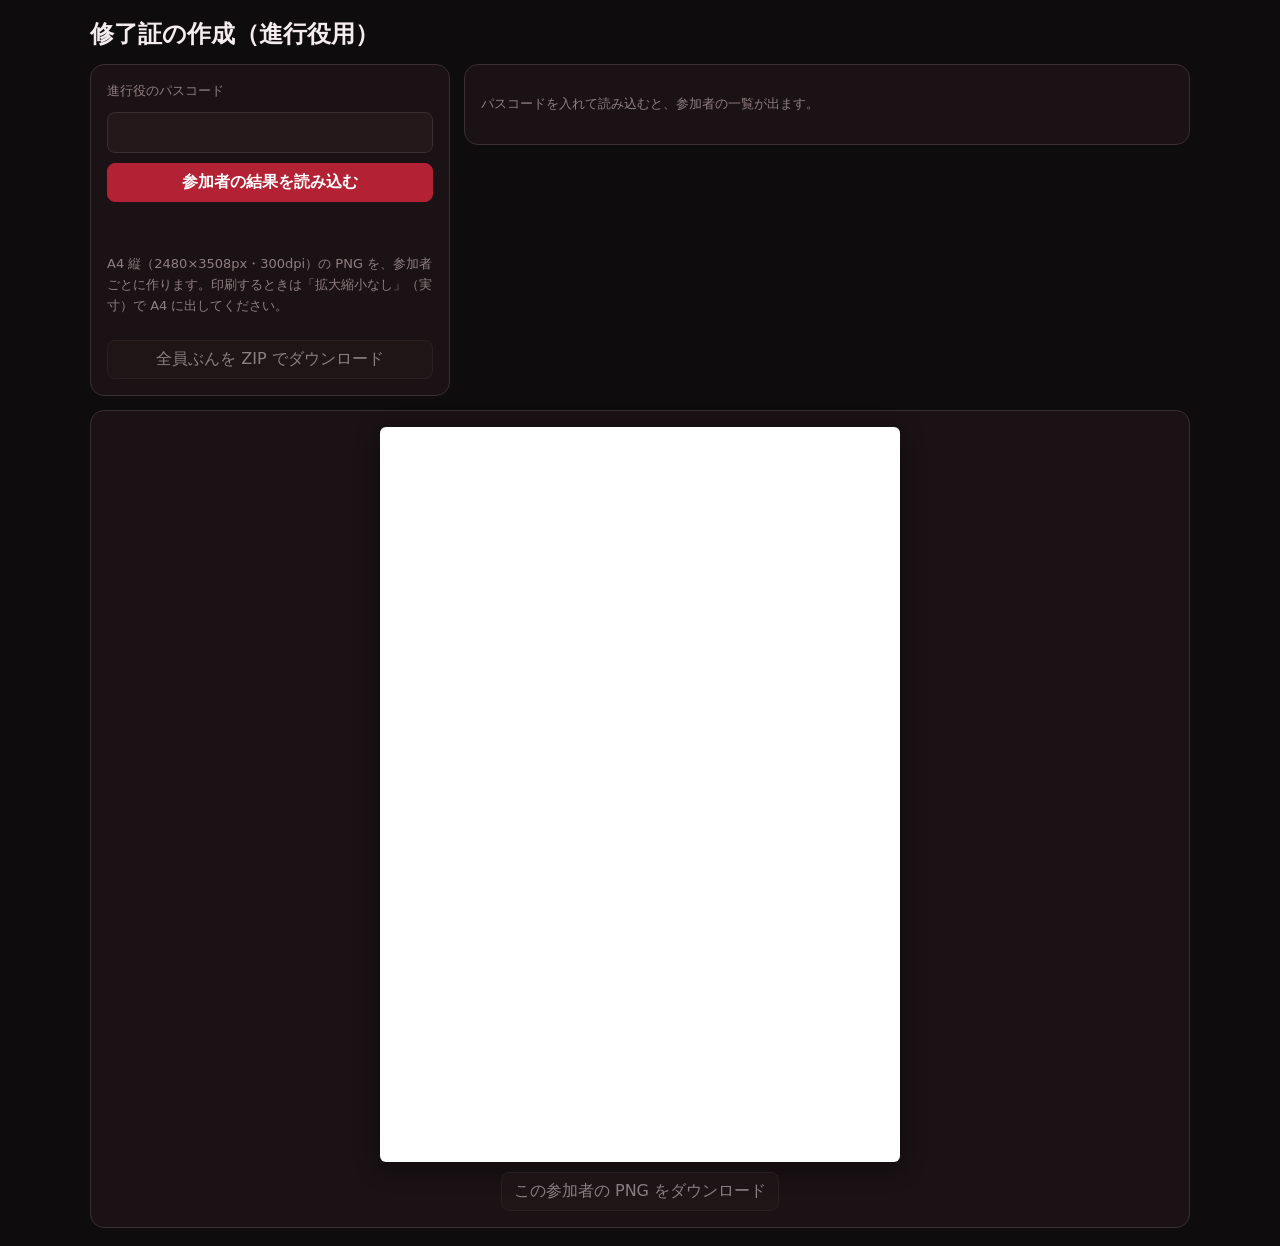
<file: certificate.html>
<!doctype html>
<html lang="ja">
<head>
<meta charset="utf-8">
<meta name="viewport" content="width=device-width, initial-scale=1">
<title>修了証の作成</title>
<link rel="stylesheet" href="css/style.css">
<style>
  body { padding: 18px; }
  .cert-wrap { max-width: 1100px; margin: 0 auto; display: grid; gap: 14px; grid-template-columns: minmax(0, 360px) minmax(0, 1fr); align-items: start; }
  @media (max-width: 760px) { .cert-wrap { grid-template-columns: 1fr; } }
  .cert-wrap h1 { font-family: var(--serif); font-weight: 600; font-size: 24px; margin: 0; grid-column: 1 / -1; }
  .cert-wrap .box { background: var(--surface); border: 1px solid var(--line); border-radius: 14px; padding: 16px; display: grid; gap: 10px; }
  .cert-wrap input { background: var(--surface-2); border: 1px solid var(--line); border-radius: 8px; padding: 10px; color: var(--ink); font: inherit; }
  .cert-wrap button { background: var(--surface-2); border: 1px solid var(--line); border-radius: 8px; padding: 8px 12px; color: var(--ink); font: inherit; cursor: pointer; }
  .cert-wrap button.primary { background: var(--wine); border-color: var(--wine); color: #fff; font-weight: 700; }
  .cert-wrap button:disabled { opacity: .5; cursor: default; }
  .plist { display: grid; gap: 6px; max-height: 60vh; overflow: auto; }
  .plist .row { display: grid; grid-template-columns: 2.2em 1fr auto; gap: 8px; align-items: center; padding: 6px 8px; border-radius: 8px; background: var(--surface-2); }
  .plist .row.sel { outline: 2px solid var(--wine); }
  .plist .row .nm { overflow: hidden; text-overflow: ellipsis; white-space: nowrap; }
  .plist .row button { padding: 4px 8px; font-size: 13px; }
  #prev { width: 100%; height: auto; background: #fff; border-radius: 6px; box-shadow: 0 6px 24px rgba(0,0,0,.4); }
  #msg { font-size: 14px; color: var(--ink-2); min-height: 1.4em; }
  .note { font-size: 13px; color: var(--muted); line-height: 1.6; }
</style>
</head>
<body>
<div class="cert-wrap">
  <h1>修了証の作成（進行役用）</h1>

  <div class="box">
    <label class="note" for="pc">進行役のパスコード</label>
    <input id="pc" type="password" autocomplete="off">
    <button class="primary" id="load">参加者の結果を読み込む</button>
    <div id="msg"></div>
    <p class="note">A4 縦（2480×3508px・300dpi）の PNG を、参加者ごとに作ります。印刷するときは「拡大縮小なし」（実寸）で A4 に出してください。</p>
    <button id="zip" disabled>全員ぶんを ZIP でダウンロード</button>
  </div>

  <div class="box">
    <div class="plist" id="plist"><p class="note">パスコードを入れて読み込むと、参加者の一覧が出ます。</p></div>
  </div>

  <div class="box" style="grid-column: 1 / -1; justify-items: center;">
    <canvas id="prev" width="2480" height="3508" style="max-width: 520px;"></canvas>
    <div style="display:flex; gap:8px;">
      <button id="one" disabled>この参加者の PNG をダウンロード</button>
    </div>
  </div>
</div>
<script src="js/config.js"></script>
<script src="js/content.js"></script>
<script src="js/api.js"></script>
<script src="js/cert.js"></script>
</body>
</html>
</file>
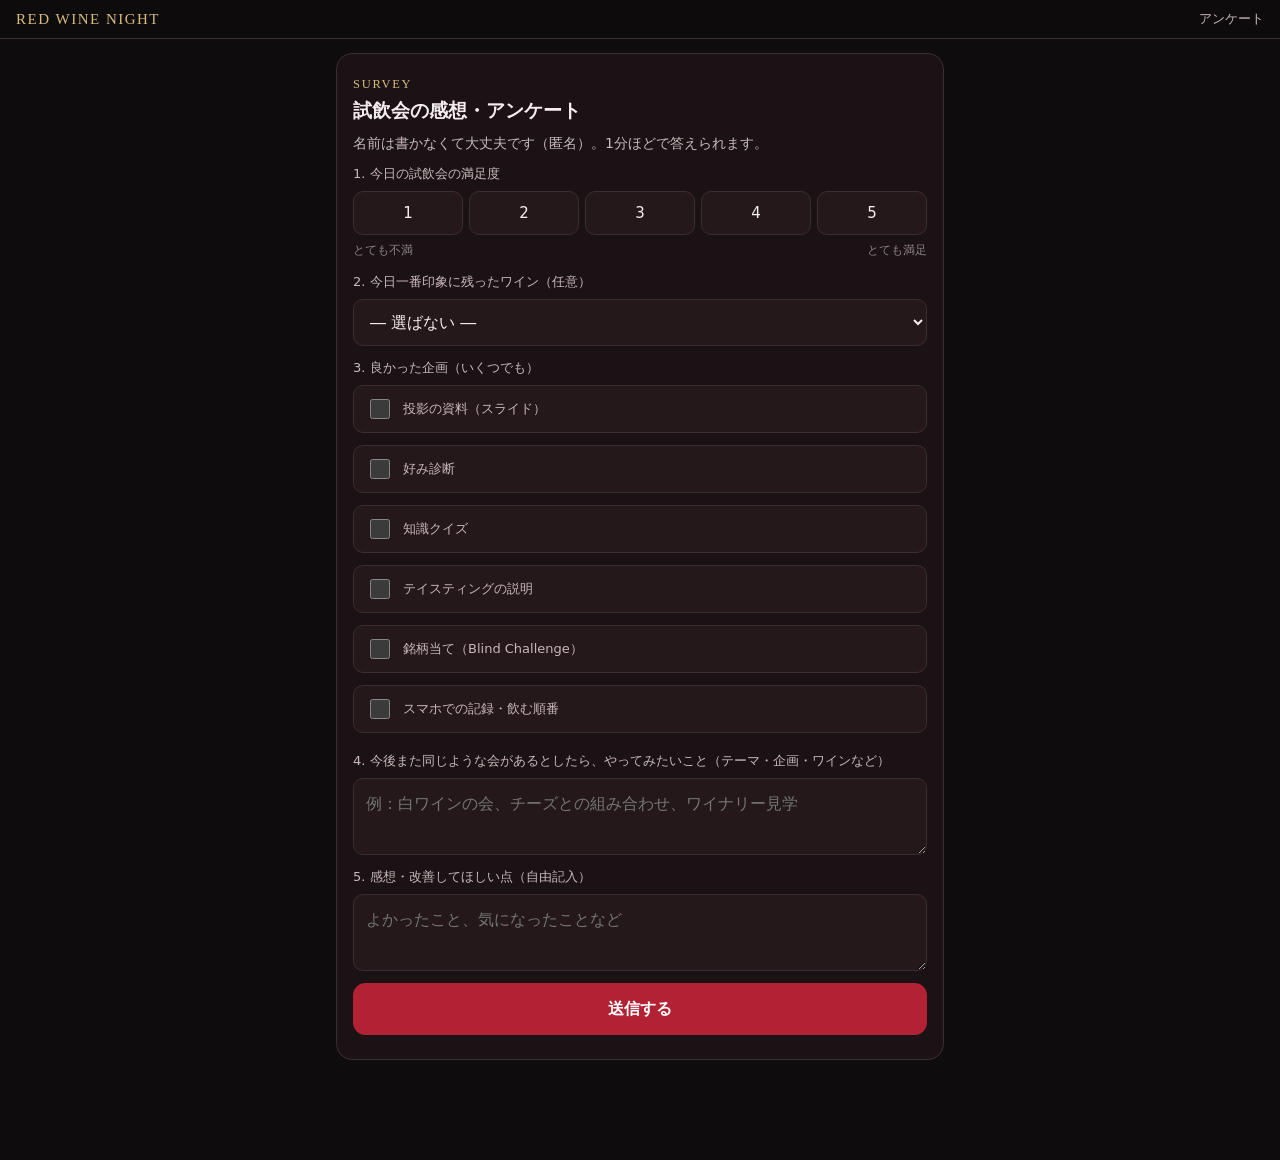
<file: survey.html>
<!doctype html>
<html lang="ja">
<head>
<meta charset="utf-8">
<meta name="viewport" content="width=device-width, initial-scale=1, viewport-fit=cover">
<meta name="theme-color" content="#0F0C0D">
<title>試飲会のアンケート</title>
<link rel="stylesheet" href="css/style.css">
</head>
<body class="guest">
<header class="g-top"><span class="ttl">RED WINE NIGHT</span><span class="me">アンケート</span></header>
<main class="g-main" id="main"><p class="muted">読み込み中…</p></main>
<script src="js/config.js"></script>
<script src="js/content.js"></script>
<script src="js/api.js"></script>
<script src="js/survey.js"></script>
</body>
</html>
</file>
<file: css/style.css>
/* ============================================================
   赤ワイン試飲会 — 共通スタイル（暗い会場で見やすい配色。元スライドの色に合わせる）
   ============================================================ */
:root {
  --bg: #0F0C0D;
  --surface: #1A1214;
  --surface-2: #24181B;
  --line: #3A2E31;
  --ink: #F4ECEE;
  --ink-2: #C9B8BC;
  --muted: #8F7E82;
  --wine: #B22234;
  --wine-deep: #3A1016;
  --accent: #D8BC7E;       /* 見出し・飾り（データには使わない） */
  --ok: #5FB98A;
  --ng: #E0735F;
  /* 品種（暗い背景で色覚の違いがあっても区別できることを確認済み） */
  --p: #E06A7D;
  --m: #9C7FD6;
  --c: #B8892F;
  --serif: "Times New Roman", "Yu Mincho", "YuMincho", "Hiragino Mincho ProN", "Noto Serif JP", serif;
  --sans: "Meiryo", "Hiragino Sans", "Hiragino Kaku Gothic ProN", "Noto Sans JP", system-ui, sans-serif;
  color-scheme: dark;
}
* { box-sizing: border-box; }
[hidden] { display: none !important; }
html, body { margin: 0; background: var(--bg); color: var(--ink); font-family: var(--sans); -webkit-text-size-adjust: 100%; }
button, input, select, textarea { font: inherit; color: inherit; }
button { cursor: pointer; }
.boot { padding: 40px; color: var(--muted); }
.g-p { --g: var(--p); } .g-m { --g: var(--m); } .g-c { --g: var(--c); }
.dot { display: inline-block; width: .7em; height: .7em; border-radius: 50%; background: var(--g); margin-right: .35em; vertical-align: .05em; }
.en { font-family: var(--serif); letter-spacing: .14em; color: var(--accent); font-size: .78em; text-transform: uppercase; }
.muted { color: var(--muted); }
.serif { font-family: var(--serif); }

/* ---------- スライド共通の部品（投影と資料の両方で使う） ---------- */
.slide h2 { font-family: var(--serif); font-weight: 600; margin: 0; }
.kicker { font-family: var(--serif); letter-spacing: .18em; color: var(--accent); text-transform: uppercase; }
.card { background: var(--surface); border: 1px solid var(--line); border-radius: 14px; padding: 18px 20px; }
.card h3 { margin: 0 0 8px; font-family: var(--serif); font-weight: 600; }
.cols { display: grid; gap: 18px; }
.cols-2 { grid-template-columns: repeat(2, minmax(0, 1fr)); }
.cols-3 { grid-template-columns: repeat(3, minmax(0, 1fr)); }
.cols-4 { grid-template-columns: repeat(4, minmax(0, 1fr)); }
.pill { display: inline-block; padding: .15em .7em; border-radius: 999px; background: var(--surface-2); border: 1px solid var(--line); font-size: .85em; }
.chip-g { display: inline-flex; align-items: center; gap: .3em; padding: .1em .6em; border-radius: 999px; border: 1px solid var(--g); color: var(--ink); font-size: .85em; }
.lineup { display: grid; grid-template-columns: 9em repeat(3, minmax(0, 1fr)); gap: 10px; }
.lineup .hd { font-family: var(--serif); color: var(--accent); text-align: center; align-self: end; }
.lineup .rowhd { display: flex; align-items: center; gap: .4em; font-weight: 700; }
.lineup .w { background: var(--surface); border: 1px solid var(--line); border-left: 4px solid var(--g); border-radius: 10px; padding: 10px 12px; }
.lineup .w b { display: block; font-family: var(--serif); font-size: 1.05em; }
.lineup .w small { color: var(--ink-2); }
.no { font-family: var(--serif); color: var(--accent); letter-spacing: .05em; }
.steps6 { display: grid; grid-template-columns: repeat(6, minmax(0, 1fr)); gap: 12px; counter-reset: s; }
.steps6 .st { background: var(--surface); border: 1px solid var(--line); border-radius: 12px; padding: 14px; position: relative; }
.steps6 .st .n { font-family: var(--serif); font-size: 2em; color: var(--wine); line-height: 1; }
.steps6 .st b { display: block; margin: 6px 0 4px; }
.steps6 .st small { color: var(--ink-2); }
.quizmark { margin-top: 6px; font-size: .78em; color: var(--accent); }
.q { margin-bottom: 14px; }
.q .qh { display: flex; gap: .6em; align-items: baseline; }
.q .qh .qn { font-family: var(--serif); color: var(--wine); font-size: 1.4em; font-weight: 700; }
.q ol { margin: 6px 0 0; padding-left: 1.4em; }
.q .hint { color: var(--muted); font-size: .85em; }
table.score { border-collapse: collapse; width: 100%; }
table.score th, table.score td { border-bottom: 1px solid var(--line); padding: 6px 10px; text-align: center; }
table.score th:first-child, table.score td:first-child { text-align: left; }
table.score td.v { font-weight: 700; font-family: var(--serif); font-size: 1.15em; }
table.diag18 { border-collapse: separate; border-spacing: 6px; width: 100%; }
table.diag18 th { color: var(--ink-2); font-weight: 400; font-size: .85em; text-align: left; }
table.diag18 td { background: var(--surface); border-radius: 8px; padding: 8px 10px; border-left: 4px solid var(--g, var(--line)); }
table.diag18 td b { display: block; }
table.diag18 td small { color: var(--muted); }
td.t-pm { background-image: linear-gradient(90deg, rgba(224,106,125,.12), rgba(156,127,214,.12)); }
td.t-mc { background-image: linear-gradient(90deg, rgba(156,127,214,.12), rgba(184,137,47,.12)); }
.grapecards .card { border-top: 4px solid var(--g); }
.grapecards .nick { font-family: var(--serif); font-size: 1.2em; }
.bars { display: grid; gap: 10px; }
.legend { display: flex; gap: 16px; flex-wrap: wrap; font-size: .9em; color: var(--ink-2); }
.taste4 .card .n { font-family: var(--serif); color: var(--wine); font-size: 1.6em; }
.taste4 .card .s { color: var(--accent); font-size: .85em; }
.tips { margin: 0; padding-left: 1.3em; }
.tips li { margin: 4px 0; }
.route { display: flex; flex-wrap: wrap; gap: 6px; align-items: center; }
.route .r { display: inline-flex; flex-direction: column; align-items: center; min-width: 3.4em; padding: 6px 4px; border-radius: 8px; background: var(--surface-2); border-bottom: 3px solid var(--g); }
.route .r b { font-family: var(--serif); font-size: 1.1em; }
.route .r small { color: var(--ink-2); font-size: .7em; white-space: nowrap; }
.route .arrow { color: var(--muted); }
.checks { margin: 0; padding-left: 1.2em; }
.checks li { margin: 4px 0; }
.spec { display: grid; grid-template-columns: auto 1fr; gap: 4px 14px; margin: 0; }
.spec dt { color: var(--muted); font-size: .85em; }
.spec dd { margin: 0; }
.aroma { display: grid; gap: 6px; }
.aroma div { display: grid; grid-template-columns: 6.5em 1fr; gap: 8px; }
.aroma span { color: var(--accent); font-size: .85em; }
.why { border-left: 3px solid var(--wine); padding-left: 12px; color: var(--ink-2); }
.radar { overflow: visible; }
.radar text { fill: var(--ink-2); font-size: 15px; }
.stage .wine { font-size: 19px !important; }
.stage .wine .radar { width: 400px; height: 400px; display: block; margin: -30px auto -20px; }
.stage .wine .radar text { font-size: 13px; }
.radar .grid { fill: none; stroke: var(--line); }
.radar .area { fill: color-mix(in srgb, var(--g) 30%, transparent); stroke: var(--g); stroke-width: 2; }
.radar .pt { fill: var(--g); stroke: var(--surface); stroke-width: 2; }
.bottle { width: 100%; border-radius: 10px; object-fit: contain; background: var(--surface-2); }
.glassgrid { display: grid; grid-template-columns: repeat(9, minmax(0, 1fr)); gap: 8px; }
.glass { aspect-ratio: 1; border-radius: 50%; border: 2px solid var(--wine); display: grid; place-items: center; font-family: var(--serif); font-size: 1.3em; background: radial-gradient(circle at 50% 60%, var(--wine-deep), transparent 70%); }

/* ============================================================
   投影画面（1600×900 の舞台を画面に合わせて拡大縮小）
   ============================================================ */
body.host { overflow: hidden; }
.host-wrap { position: fixed; inset: 0; display: grid; place-items: center; background: #000; }
.stage { width: 1600px; height: 900px; position: relative; transform-origin: center center; background: radial-gradient(ellipse at 20% 0%, #2a0f15 0%, var(--bg) 60%); overflow: hidden; }
.stage .slide { position: absolute; inset: 0; padding: 56px 72px 70px; display: flex; flex-direction: column; gap: 22px; font-size: 22px; line-height: 1.55; }
.stage .slide.enter { animation: slideIn .45s ease both; }
@keyframes slideIn { from { opacity: 0; transform: translateY(14px); } to { opacity: 1; transform: none; } }
.stage .shead { display: flex; align-items: baseline; gap: 22px; }
.stage .shead .kicker { font-size: 18px; }
.stage .shead h2 { font-size: 46px; }
.stage .sbody { flex: 1; min-height: 0; display: flex; flex-direction: column; gap: 18px; }
.stage .pageno { position: absolute; right: 28px; bottom: 20px; color: var(--muted); font-family: var(--serif); font-size: 16px; }
.stage .corner-qr { position: absolute; right: 28px; top: 24px; display: flex; align-items: center; gap: 10px; color: var(--ink-2); font-size: 14px; }
.stage .corner-qr .qr { width: 96px; height: 96px; }
.qr { background: #fff; border-radius: 8px; padding: 6px; }
.qr svg, .qr img { width: 100%; height: 100%; display: block; }

.cover { justify-content: center; align-items: flex-start; padding-left: 120px !important; }
.cover .en1 { font-family: var(--serif); letter-spacing: .3em; color: var(--accent); font-size: 26px; }
.cover h1 { font-family: var(--serif); font-size: 68px; margin: 18px 0 10px; font-weight: 600; line-height: 1.25; }
.cover .sub { font-size: 28px; color: var(--ink-2); }
.cover .series { margin-top: 40px; color: var(--muted); font-size: 20px; }
.cover .rule { width: 160px; height: 2px; background: var(--wine); margin: 22px 0; }

.join { display: grid !important; grid-template-columns: 420px 1fr; gap: 56px; align-items: center; }
.join .qr { width: 420px; height: 420px; padding: 16px; }
.join .url { font-size: 18px; color: var(--ink-2); margin-top: 12px; word-break: break-all; }
.namecloud { display: flex; flex-wrap: wrap; gap: 10px; align-content: flex-start; max-height: 520px; overflow: hidden; }
.namecloud span { padding: 8px 18px; border-radius: 999px; background: var(--surface-2); border: 1px solid var(--line); font-size: 24px; animation: pop .4s ease both; }
@keyframes pop { from { transform: scale(.6); opacity: 0; } to { transform: none; opacity: 1; } }
.bignum { font-family: var(--serif); font-size: 120px; line-height: 1; color: var(--ink); }
.bignum small { font-size: 32px; color: var(--ink-2); margin-left: 8px; }

.live-dist { display: grid; gap: 16px; }
.dist-row { display: grid; grid-template-columns: 300px 1fr 90px; gap: 16px; align-items: center; font-size: 26px; }
.dist-row .bar { height: 46px; background: var(--surface-2); border-radius: 0 6px 6px 0; overflow: hidden; }
.dist-row .bar i { display: block; height: 100%; width: 0; background: var(--g); border-radius: 0 6px 6px 0; transition: width .8s cubic-bezier(.2,.8,.2,1); }
.dist-row.t-pm .bar i { background: repeating-linear-gradient(135deg, var(--p) 0 14px, var(--m) 14px 28px); }
.dist-row.t-mc .bar i { background: repeating-linear-gradient(135deg, var(--m) 0 14px, var(--c) 14px 28px); }
.dist-row .n { font-family: var(--serif); font-size: 36px; text-align: right; }

.quizstage { display: grid; grid-template-columns: repeat(3, minmax(0, 1fr)); gap: 20px; flex: 1; }
.quizstage .qcard { background: var(--surface); border: 1px solid var(--line); border-radius: 16px; padding: 22px; display: flex; flex-direction: column; gap: 12px; }
.quizstage .qcard .qq { font-size: 24px; font-weight: 700; line-height: 1.45; }
.quizstage .opt { display: grid; grid-template-columns: 1.6em 1fr auto; gap: 8px; align-items: center; padding: 8px 12px; border-radius: 10px; background: var(--surface-2); font-size: 19px; position: relative; overflow: hidden; }
.quizstage .opt .fill { position: absolute; inset: 0 auto 0 0; background: rgba(255,255,255,.06); width: 0; transition: width .8s; }
.quizstage .opt > * { position: relative; }
.quizstage .opt.correct { background: rgba(95,185,138,.18); outline: 2px solid var(--ok); }
.quizstage .opt .lt { font-family: var(--serif); color: var(--accent); }
.quizstage .explain { font-size: 16px; color: var(--ink-2); border-top: 1px solid var(--line); padding-top: 10px; margin-top: auto; }
.quizstage .answered { color: var(--muted); font-size: 16px; margin-top: auto; }
.quiz-wait { flex: 1; display: grid; place-items: center; text-align: center; }
.quiz-wait .big { font-family: var(--serif); font-size: 120px; color: var(--wine); line-height: 1; }

.stage .wine { display: grid !important; grid-template-columns: 1.15fr 1fr 1fr; grid-template-rows: auto 1fr; gap: 20px 26px; }
.stage .wine .whead { grid-column: 1 / -1; }
.stage .wine .whead .k { display: flex; gap: 14px; align-items: center; font-size: 18px; color: var(--ink-2); }
.stage .wine .whead h2 { font-size: 40px; line-height: 1.2; margin-top: 6px; }
.stage .wine .whead .maker { font-family: var(--serif); font-size: 24px; color: var(--accent); }
.together-cols { display: grid; grid-template-columns: 1.35fr 1fr; gap: 24px; flex: 1; min-height: 0; }

.live-box { background: var(--surface); border: 1px solid var(--line); border-radius: 14px; padding: 14px 18px; }
.live-box h4 { margin: 0 0 8px; font-size: 16px; color: var(--accent); letter-spacing: .1em; font-weight: 400; }
.meter { display: grid; grid-template-columns: 4.2em 1fr 3em; gap: 10px; align-items: center; margin: 6px 0; font-size: 18px; }
.meter .track { height: 12px; background: var(--surface-2); border-radius: 6px; position: relative; }
.meter .track i { position: absolute; left: 0; top: 0; bottom: 0; border-radius: 6px; background: var(--g, var(--accent)); width: 0; transition: width .8s; }
.meter .track .ref { position: absolute; top: -5px; bottom: -5px; width: 2px; background: var(--ink); opacity: .7; }
.meter b { font-family: var(--serif); text-align: right; }

table.sum { width: 100%; border-collapse: collapse; font-size: 19px; }
table.sum th { color: var(--muted); font-weight: 400; text-align: left; padding: 4px 8px; font-size: 15px; }
table.sum td { padding: 6px 8px; border-top: 1px solid var(--line); }
table.sum td.num { font-family: var(--serif); text-align: right; }
.stars { color: var(--accent); letter-spacing: .05em; }
.minibar { display: inline-block; height: 10px; border-radius: 0 5px 5px 0; background: var(--g); vertical-align: middle; transition: width .8s; }

.blind-hero { flex: 1; display: grid; place-items: center; text-align: center; }
.blind-hero h1 { font-family: var(--serif); font-size: 110px; letter-spacing: .12em; margin: 0; color: var(--ink); text-shadow: 0 0 40px rgba(178,34,52,.6); }
.blind-hero p { font-size: 28px; color: var(--ink-2); }
.blind-hero .qs { display: flex; gap: 40px; justify-content: center; margin-top: 30px; }
.blind-hero .qs span { font-family: var(--serif); font-size: 90px; color: var(--wine); animation: bob 2.4s ease-in-out infinite; }
.blind-hero .qs span:nth-child(2) { animation-delay: .4s; } .blind-hero .qs span:nth-child(3) { animation-delay: .8s; }
@keyframes bob { 50% { transform: translateY(-14px); } }
.setrow { display: grid; grid-template-columns: 110px 1fr; gap: 14px; align-items: center; margin-bottom: 10px; }
.setrow b { font-family: var(--serif); color: var(--accent); font-size: 22px; letter-spacing: .1em; }

.submit-grid { display: grid; grid-template-columns: 380px 1fr; gap: 40px; flex: 1; }
.submit-grid .qr { width: 380px; height: 380px; padding: 14px; }
.status-open { color: var(--ok); } .status-closed { color: var(--ng); }

.reveal-grid { display: grid; grid-template-columns: repeat(9, minmax(0, 1fr)); gap: 12px; }
.rcard { perspective: 900px; height: 236px; }
.rcard .in { position: relative; width: 100%; height: 100%; transition: transform .8s cubic-bezier(.3,.7,.2,1); transform-style: preserve-3d; }
.rcard.open .in { transform: rotateY(180deg); }
.rcard .face { position: absolute; inset: 0; backface-visibility: hidden; border-radius: 14px; border: 1px solid var(--line); display: flex; flex-direction: column; align-items: center; justify-content: center; gap: 10px; padding: 10px; text-align: center; }
.rcard .front { background: var(--surface); }
.rcard .front .gn { font-family: var(--serif); font-size: 46px; color: var(--wine); }
.rcard .back .ans { font-size: 14px; color: var(--ink-2); line-height: 1.35; }
.rcard .back .who { font-family: var(--serif); font-size: 17px; margin-top: 4px; }
.rcard .back .pts2 { font-size: 13px; color: var(--ink-2); }
.rcard .back .pts2 b { font-size: 18px; color: var(--accent); }
.rcard .back { background: var(--surface-2); transform: rotateY(180deg); border-top: 5px solid var(--g); }
.rcard .back .gn { font-family: var(--serif); font-size: 26px; color: var(--muted); }
.rcard .back .nm { font-family: var(--serif); font-size: 20px; line-height: 1.3; }
.rcard .back .chip-g { font-size: 14px; white-space: nowrap; padding: .1em .5em; }
.rcard .back .rate { font-family: var(--serif); font-size: 40px; }
.rcard .back .rate small { font-size: 14px; color: var(--muted); display: block; }
.winner { display: flex; gap: 30px; align-items: center; justify-content: center; padding: 18px; border-radius: 16px; background: linear-gradient(90deg, transparent, rgba(216,188,126,.12), transparent); animation: pop .6s ease both; }
.winner .crown { font-size: 56px; }
.winner .who { font-family: var(--serif); font-size: 46px; }
.winner .pts { font-size: 26px; color: var(--ink-2); }

.awards { display: grid; grid-template-columns: 1.2fr 1fr; gap: 30px; flex: 1; min-height: 0; }
.vrank { display: grid; gap: 8px; }
.vrow { display: grid; grid-template-columns: 2.4em 1fr 1fr 2.4em; gap: 12px; align-items: center; font-size: 20px; opacity: 0; animation: rise .6s ease forwards; }
.vrow .rk { font-family: var(--serif); font-size: 28px; color: var(--accent); text-align: center; }
.vrow.top { font-size: 26px; }
.vrow.top .nm { font-weight: 700; }
.vrow .n { font-family: var(--serif); text-align: right; }
@keyframes rise { from { opacity: 0; transform: translateY(10px); } to { opacity: 1; transform: none; } }
.podium { display: grid; gap: 10px; }
.podium .p1 { font-family: var(--serif); font-size: 40px; }

.ending { justify-content: center; align-items: center; text-align: center; }
.ending h1 { font-family: var(--serif); font-size: 64px; margin: 0; }
.ending .line { font-size: 34px; margin-top: 30px; padding: 20px 40px; border: 1px solid var(--accent); border-radius: 14px; }

/* 投影画面の操作バー・ノート */
.hostbar { position: fixed; left: 0; right: 0; bottom: 0; display: flex; gap: 10px; align-items: center; padding: 8px 14px; background: rgba(15,12,13,.92); border-top: 1px solid var(--line); font-size: 14px; color: var(--ink-2); transform: translateY(100%); transition: transform .2s; z-index: 10; }
.hostbar.show { transform: none; }
body.host.idle { cursor: none; }
.hostbar .sp { flex: 1; }
.hostbar button, .hpanel button { background: var(--surface-2); border: 1px solid var(--line); border-radius: 8px; padding: 6px 12px; }
.hostbar button.primary { background: var(--wine); border-color: var(--wine); color: #fff; font-weight: 700; }
.hostbar .conn.bad { color: var(--ng); }
.notes { position: fixed; left: 14px; right: 14px; bottom: 56px; max-height: 32vh; overflow: auto; background: rgba(26,18,20,.96); border: 1px solid var(--line); border-radius: 12px; padding: 14px 18px; font-size: 18px; line-height: 1.6; z-index: 11; }
.hpanel { position: fixed; right: 14px; top: 14px; width: 420px; max-height: 86vh; overflow: auto; background: var(--surface); border: 1px solid var(--line); border-radius: 14px; padding: 16px; z-index: 12; font-size: 14px; }
.hpanel h3 { margin: 0 0 10px; font-family: var(--serif); }
.hpanel .keyrow { display: grid; grid-template-columns: 4.5em 1fr; gap: 6px; align-items: center; margin: 3px 0; }
.hpanel select, .hpanel input { background: var(--surface-2); border: 1px solid var(--line); border-radius: 6px; padding: 4px 6px; width: 100%; }
.hpanel table { width: 100%; border-collapse: collapse; }
.hpanel td, .hpanel th { padding: 3px 6px; border-bottom: 1px solid var(--line); text-align: left; }
.slidelist { columns: 2; font-size: 13px; }
.slidelist a { display: block; color: var(--ink-2); text-decoration: none; padding: 2px 0; cursor: pointer; }
.slidelist a.cur { color: var(--accent); }
.overlay { position: fixed; inset: 0; display: grid; place-items: center; background: rgba(0,0,0,.7); z-index: 20; }
.overlay .box { background: var(--surface); border: 1px solid var(--line); border-radius: 16px; padding: 26px; width: min(420px, 92vw); }
.toast { position: fixed; left: 50%; bottom: 80px; transform: translateX(-50%); background: var(--surface-2); border: 1px solid var(--line); padding: 10px 18px; border-radius: 10px; z-index: 30; font-size: 15px; max-width: 92vw; }
.toast.err { border-color: var(--ng); }

/* ============================================================
   参加者画面（スマホ）
   ============================================================ */
body.guest { min-height: 100vh; min-height: 100dvh; }
.g-top { position: sticky; top: 0; z-index: 5; display: flex; align-items: center; gap: 10px; padding: 10px 16px; padding-top: calc(10px + env(safe-area-inset-top)); background: rgba(15,12,13,.94); border-bottom: 1px solid var(--line); backdrop-filter: blur(6px); }
.g-top .ttl { font-family: var(--serif); font-size: 15px; color: var(--accent); letter-spacing: .1em; }
.g-top .me { margin-left: auto; font-size: 13px; color: var(--ink-2); }
.g-main { padding: 14px 16px 100px; max-width: 640px; margin: 0 auto; display: grid; gap: 14px; font-size: 16px; line-height: 1.6; }
.g-nav { position: fixed; left: 0; right: 0; bottom: 0; z-index: 5; display: grid; grid-template-columns: repeat(3, 1fr); background: rgba(15,12,13,.96); border-top: 1px solid var(--line); padding-bottom: env(safe-area-inset-bottom); }
.g-nav button { background: none; border: 0; padding: 10px 0 12px; color: var(--muted); font-size: 13px; display: grid; gap: 2px; justify-items: center; position: relative; }
.g-nav button .ic { font-size: 20px; line-height: 1; }
.g-nav button.on { color: var(--ink); }
.g-nav button.on::before { content: ""; position: absolute; top: 0; left: 30%; right: 30%; height: 3px; border-radius: 0 0 3px 3px; background: var(--wine); }
.g-nav .badge { position: absolute; top: 6px; right: calc(50% - 22px); min-width: 18px; height: 18px; border-radius: 9px; background: var(--wine); color: #fff; font-size: 11px; display: grid; place-items: center; padding: 0 4px; }
.gcard { background: var(--surface); border: 1px solid var(--line); border-radius: 16px; padding: 16px; }
.gcard.hot { border-color: var(--wine); box-shadow: 0 0 0 1px var(--wine), 0 8px 30px rgba(178,34,52,.25); }
.gcard h3 { margin: 0 0 6px; font-family: var(--serif); font-size: 19px; font-weight: 600; }
.gcard .lead { color: var(--ink-2); font-size: 14px; margin: 0 0 10px; }
.nowbar { font-size: 13px; color: var(--ink-2); display: flex; gap: 8px; align-items: center; }
.nowbar .live { width: 8px; height: 8px; border-radius: 50%; background: var(--wine); box-shadow: 0 0 0 0 rgba(178,34,52,.7); animation: pulse 1.8s infinite; }
@keyframes pulse { 70% { box-shadow: 0 0 0 8px rgba(178,34,52,0); } 100% { box-shadow: 0 0 0 0 rgba(178,34,52,0); } }
.nowbar a { color: var(--accent); margin-left: auto; text-decoration: none; }
.opts { display: grid; gap: 8px; }
.opt-btn { width: 100%; text-align: left; padding: 12px 14px; border-radius: 12px; background: var(--surface-2); border: 1px solid var(--line); min-height: 48px; display: flex; gap: 10px; align-items: center; }
.opt-btn .lt { font-family: var(--serif); color: var(--accent); width: 1.2em; }
.opt-btn.sel { border-color: var(--wine); background: rgba(178,34,52,.18); }
.opt-btn.correct { border-color: var(--ok); background: rgba(95,185,138,.15); }
.opt-btn.wrong { border-color: var(--ng); background: rgba(224,115,95,.12); }
.opt-btn:disabled { cursor: default; }
.btn { display: inline-flex; align-items: center; justify-content: center; gap: 6px; padding: 12px 18px; min-height: 48px; border-radius: 12px; border: 1px solid var(--line); background: var(--surface-2); font-weight: 700; }
.btn.primary { background: var(--wine); border-color: var(--wine); color: #fff; }
.btn.block { width: 100%; }
.btn:disabled { opacity: .5; }
.field { display: grid; gap: 6px; margin-bottom: 12px; }
.field > label, .field > .lb { font-size: 13px; color: var(--ink-2); }
input.txt, textarea.txt, select.txt { width: 100%; background: var(--surface-2); border: 1px solid var(--line); border-radius: 10px; padding: 12px; font-size: 16px; }
textarea.txt { min-height: 70px; resize: vertical; }
.seg { display: grid; grid-auto-flow: column; grid-auto-columns: 1fr; gap: 6px; }
.seg button { min-height: 44px; border-radius: 10px; background: var(--surface-2); border: 1px solid var(--line); font-size: 15px; }
.seg button.sel { background: var(--wine); border-color: var(--wine); color: #fff; font-weight: 700; }
.scale-ends { display: flex; justify-content: space-between; font-size: 12px; color: var(--muted); }
.starin { display: flex; gap: 4px; }
.starin button { background: none; border: 0; font-size: 34px; line-height: 1; padding: 2px; color: var(--line); }
.starin button.on { color: var(--accent); }
.result-type { text-align: center; padding: 8px 0; }
.result-type .t { font-family: var(--serif); font-size: 24px; margin: 4px 0; }
.result-type .sc { display: flex; justify-content: center; gap: 12px; font-size: 14px; color: var(--ink-2); }
.feedback { margin-top: 8px; padding: 10px 12px; border-radius: 10px; font-size: 14px; background: var(--surface-2); }
.feedback.ok { border-left: 3px solid var(--ok); } .feedback.ng { border-left: 3px solid var(--ng); }
.wlist { display: grid; gap: 8px; }
.witem { display: grid; grid-template-columns: 2em 1fr auto; gap: 10px; align-items: center; padding: 12px; border-radius: 12px; background: var(--surface); border: 1px solid var(--line); border-left: 4px solid var(--g); width: 100%; text-align: left; }
.witem .ord { font-family: var(--serif); color: var(--muted); font-size: 18px; text-align: center; }
.witem b { display: block; font-size: 15px; }
.witem small { color: var(--ink-2); font-size: 12px; }
.witem .st { font-size: 13px; color: var(--accent); white-space: nowrap; }
.witem.done { background: var(--surface-2); }
.progress { height: 8px; border-radius: 4px; background: var(--surface-2); overflow: hidden; }
.progress i { display: block; height: 100%; background: var(--wine); transition: width .5s; }
.sheet { position: fixed; inset: 0; z-index: 8; background: var(--bg); overflow: auto; }
.sheet .g-main { padding-top: 6px; }
.sheet-top { position: sticky; top: 0; display: flex; align-items: center; gap: 10px; padding: 10px 16px; padding-top: calc(10px + env(safe-area-inset-top)); background: rgba(15,12,13,.96); border-bottom: 1px solid var(--line); z-index: 2; }
.sheet-top button { background: none; border: 0; color: var(--accent); font-size: 15px; padding: 6px 0; }
.cmp { display: grid; gap: 4px; font-size: 14px; }
.cmp .meter { font-size: 14px; grid-template-columns: 4.5em 1fr 2.6em; margin: 3px 0; }
.cmp .meter .track { height: 10px; }
.cmp-legend { font-size: 12px; color: var(--muted); }

/* 資料（参加者の読み物）：投影用の部品を縦に並べる */
.reader-toc { display: flex; gap: 6px; overflow-x: auto; padding-bottom: 4px; scrollbar-width: none; }
.reader-toc a { flex: none; font-size: 12px; padding: 6px 10px; border-radius: 999px; background: var(--surface); border: 1px solid var(--line); color: var(--ink-2); text-decoration: none; }
.reader .slide { background: var(--surface); border: 1px solid var(--line); border-radius: 16px; padding: 16px; display: grid; gap: 12px; font-size: 15px; scroll-margin-top: 70px; }
.reader .slide.now { border-color: var(--wine); }
.reader .shead { display: grid; gap: 2px; }
.reader .shead .kicker { font-size: 11px; }
.reader .shead h2 { font-size: 21px; }
.reader .sbody { display: grid; gap: 12px; }
.reader .cols-2, .reader .cols-3, .reader .cols-4 { grid-template-columns: 1fr; }
.reader .steps6 { grid-template-columns: repeat(2, minmax(0, 1fr)); }
.reader .lineup { grid-template-columns: 1fr; }
.reader .lineup .hd { display: none; }
.reader .lineup .rowhd { margin-top: 6px; }
.reader .lineup .w::before { content: attr(data-c); display: block; font-size: 11px; color: var(--muted); }
.reader .card { padding: 12px 14px; }
.reader .wine { display: grid; gap: 12px; }
.reader .wine .whead h2 { font-size: 19px; }
.reader .wine .whead .maker { font-family: var(--serif); color: var(--accent); }
.reader .wine .whead .k { display: flex; gap: 8px; flex-wrap: wrap; font-size: 12px; color: var(--ink-2); }
.reader .radar { max-width: 300px; margin: 0 auto; display: block; }
.reader table.diag18 { border-spacing: 3px; font-size: 12px; }
.reader table.diag18 td { padding: 5px 6px; }
.reader table.diag18 td small { display: none; }
.reader .glassgrid { gap: 4px; }
.reader .glass { font-size: 13px; }
.reader .route .r { min-width: 2.9em; }
.reader .ending h1 { font-size: 26px; }
.reader .ending .line { font-size: 17px; padding: 12px; margin-top: 10px; }
.reader .host-only { display: none; }

@media (min-width: 700px) {
  .reader .cols-2 { grid-template-columns: repeat(2, minmax(0, 1fr)); }
  .reader .cols-3 { grid-template-columns: repeat(3, minmax(0, 1fr)); }
}
/* ---------- ワイングラス：液面が静かに揺れ、注がれる筋が出る（reduce のときは全部止まる） ---------- */
.wglass-wrap { position: relative; width: 150px; margin: 0 auto; }
.wglass-wrap.big { width: 230px; }
.wglass-wrap.mid { width: 150px; }
.wglass-wrap.sm { width: 26px; }
.wglass { display: block; width: 100%; height: auto; overflow: visible; }
.wglass .gbody { fill: rgba(255,255,255,.03); stroke: #8F7E82; stroke-opacity: .7; stroke-width: 2; }
.wglass .gstem { fill: none; stroke: #8F7E82; stroke-opacity: .7; stroke-width: 2; stroke-linecap: round; }
.wglass .gshine { fill: none; stroke: #fff; stroke-opacity: .16; stroke-width: 3; stroke-linecap: round; }
.wglass .liquid { transform: translateY(calc((1 - var(--fill, 0)) * 54px)); transition: transform 1.4s cubic-bezier(.3,.7,.2,1); }
.wglass .liquid rect { fill: #7B1E2B; }
.wglass .wave { fill: #B22234; animation: wave 3.2s linear infinite; }
@keyframes wave { from { transform: translateX(0); } to { transform: translateX(-60px); } }
.wglass-wrap .stream { position: absolute; left: 50%; width: 4px; margin-left: -2px; top: -18%; bottom: 81.8%; border-radius: 2px; background: linear-gradient(#B22234, #7B1E2B); transform-origin: 50% 0; animation: pour 2.2s ease-out .2s both, flow 1.8s ease-in-out 2.4s infinite alternate; }
@keyframes pour { from { transform: scaleY(0); } to { transform: scaleY(1); } }
@keyframes flow { from { opacity: .7; } to { opacity: 1; } }
.hero-glass { position: absolute; right: 110px; top: 40%; width: 240px; }
.hero-glass .g3d { width: 100%; }
.g3d-end { width: 210px; margin: 0 auto 18px; }
.hero-glass .liquid { animation: fillTo 2.6s .3s cubic-bezier(.3,.7,.2,1) both; }
@keyframes fillTo { from { transform: translateY(54px); } to { transform: translateY(calc((1 - var(--fill)) * 54px)); } }
.ending .wglass-wrap { margin: 0 auto 18px; }
.end-grid { display: grid; grid-template-columns: 1fr 430px; gap: 60px; align-items: center; width: 100%; }
.end-main { display: flex; flex-direction: column; align-items: center; text-align: center; }
.survey-card { background: var(--surface); border: 1px solid var(--accent); border-radius: 16px; padding: 24px; display: grid; gap: 10px; justify-items: center; text-align: center; }
.survey-card h3 { font-family: var(--serif); font-size: 30px; margin: 0; font-weight: 600; }
.survey-card .qr { width: 280px; height: 280px; }
.survey-card .url { font-size: 15px; color: var(--ink-2); word-break: break-all; }
.reader .end-grid { grid-template-columns: 1fr; gap: 16px; }
.reader .survey-card .qr { width: 200px; height: 200px; }
.g-top .gg { display: inline-block; flex: none; }
.g-top .gg .wglass-wrap { width: 18px; }

@media (prefers-reduced-motion: reduce) {
  *, *::before, *::after { animation-duration: .01ms !important; transition-duration: .01ms !important; }
}
</file>
